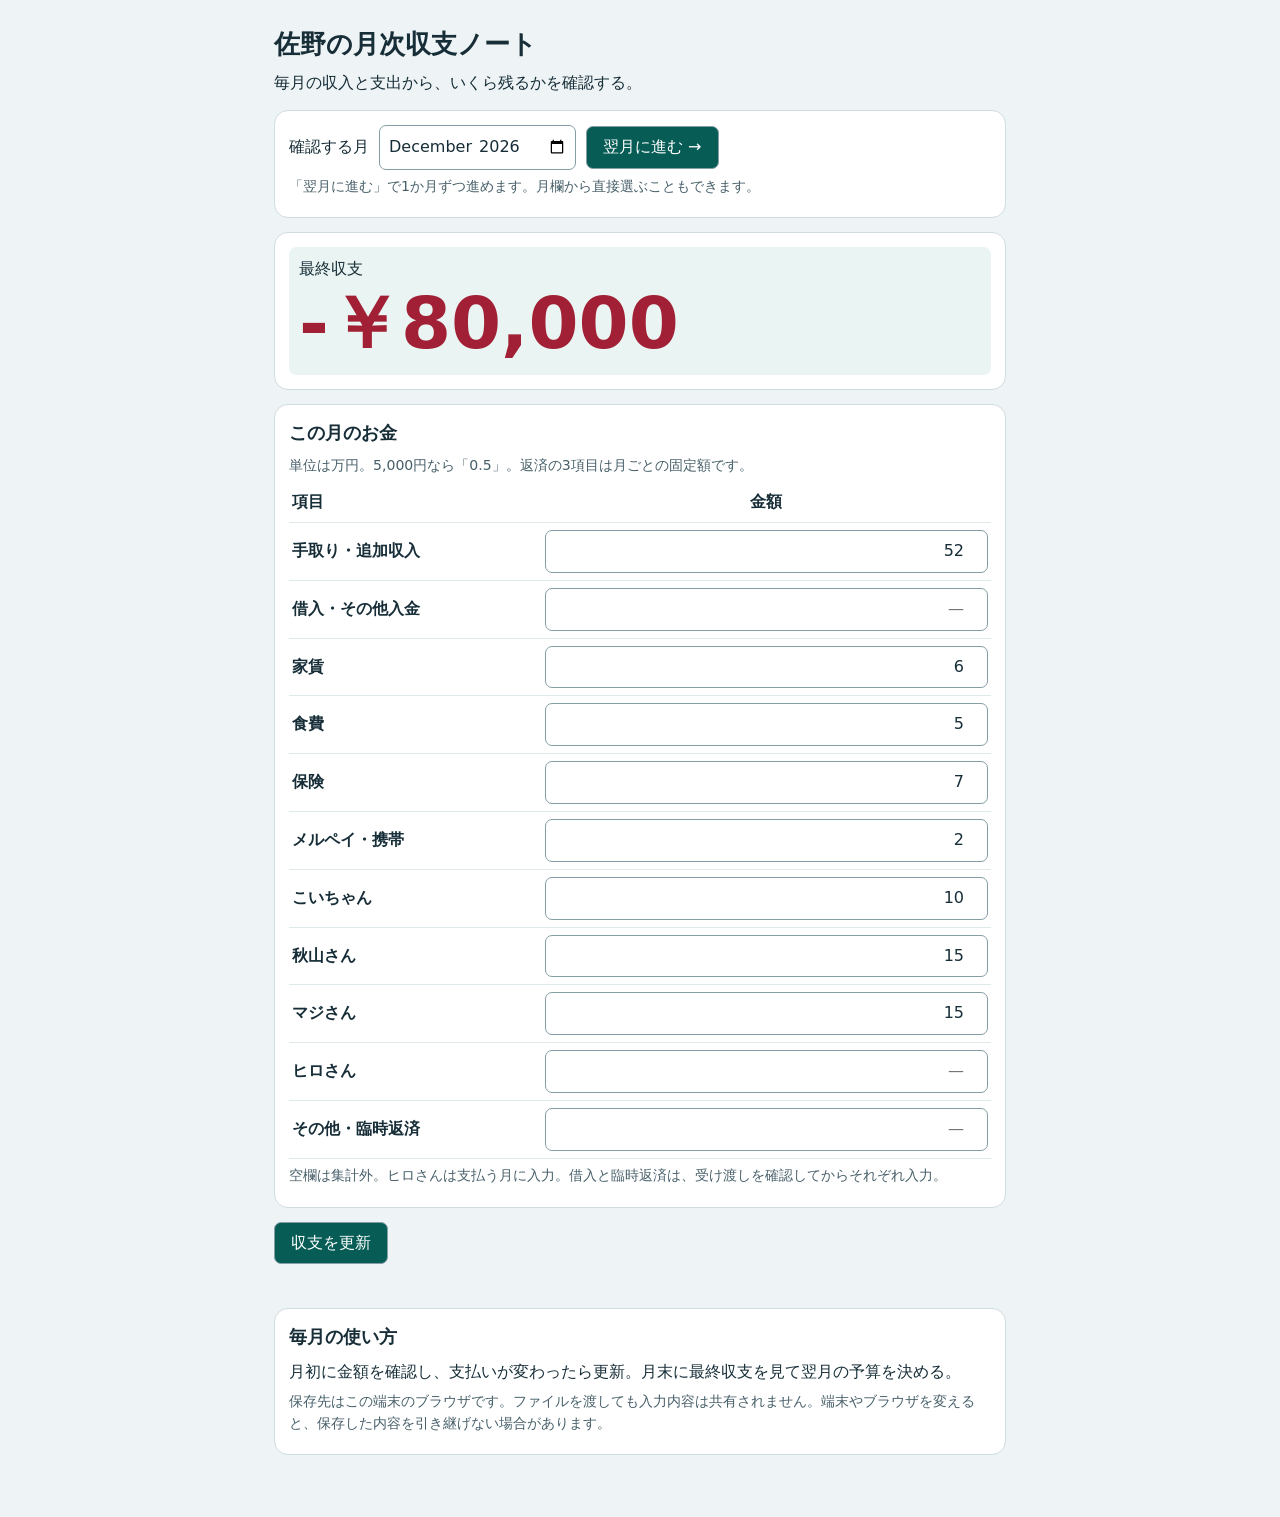
<file: monthly-budget/index.html>
<!doctype html>
<html lang="ja">
<head>
<meta charset="utf-8">
<meta name="viewport" content="width=device-width, initial-scale=1">
<title>佐野の月次収支ノート</title>
<style>
* { box-sizing: border-box; }
body { margin: 0; background: #eef3f5; color: #172e38; font: 16px/1.55 system-ui, sans-serif; }
main { max-width: 760px; margin: auto; padding: 24px 14px 48px; }
h1 { font-size: 1.65rem; margin: 0; }
h2 { font-size: 1.15rem; margin: 0 0 8px; }
p { margin: 6px 0; }
section { background: white; border: 1px solid #cfdce0; border-radius: 14px; padding: 14px; margin: 14px 0; }
.toolbar, .totals { display: flex; flex-wrap: wrap; gap: 10px; align-items: center; }
.totals > div { flex: 1 1 140px; background: #eaf4f2; padding: 10px; border-radius: 8px; }
output { display: block; font-size: 1.35rem; font-weight: bold; }
.totals #planned { font-size: clamp(2.6rem, 10vw, 4.5rem); line-height: 1.15; }
.loss { color: #a12035; }
.muted { color: #48606a; font-size: .88rem; }
input, button { font: inherit; color: inherit; padding: 8px; border: 1px solid #859da5; border-radius: 7px; }
button { background: #075d56; color: white; padding-inline: 16px; cursor: pointer; }
table { width: 100%; table-layout: fixed; border-collapse: collapse; }
th, td { border-bottom: 1px solid #e0e9ec; padding: 7px 3px; }
th:first-child { width: 36%; text-align: left; }
td input { width: 100%; text-align: right; }
#status { min-height: 1.5em; }
</style>
</head>
<body>
<main>
  <h1>佐野の月次収支ノート</h1>
  <p>毎月の収入と支出から、いくら残るかを確認する。</p>
  <section>
    <div class="toolbar">
      <label for="month">確認する月</label>
      <input id="month" type="month" required>
      <button id="nextMonth" type="button">翌月に進む →</button>
    </div>
    <p class="muted">「翌月に進む」で1か月ずつ進めます。月欄から直接選ぶこともできます。</p>
  </section>
  <section class="totals" aria-label="収支の集計" aria-live="polite">
    <div>最終収支<output id="planned"></output></div>
  </section>
  <p id="beforeStart" hidden>収支の記録は2026年12月からです。</p>
  <form id="budget">
    <section>
      <h2>この月のお金</h2>
      <p class="muted">単位は万円。5,000円なら「0.5」。返済の3項目は月ごとの固定額です。</p>
      <table>
        <thead><tr><th scope="col">項目</th><th scope="col">金額</th></tr></thead>
        <tbody id="entries"></tbody>
      </table>
      <p class="muted">空欄は集計外。ヒロさんは支払う月に入力。借入と臨時返済は、受け渡しを確認してからそれぞれ入力。</p>
    </section>
    <button type="submit">収支を更新</button>
    <p id="status" role="status"></p>
  </form>
  <section>
    <h2>毎月の使い方</h2>
    <p>月初に金額を確認し、支払いが変わったら更新。月末に最終収支を見て翌月の予算を決める。</p>
    <p class="muted">保存先はこの端末のブラウザです。ファイルを渡しても入力内容は共有されません。端末やブラウザを変えると、保存した内容を引き継げない場合があります。</p>
  </section>
</main>
<script>
const items = [
  ['income', '手取り・追加収入', 1],
  ['borrowing', '借入・その他入金', 1],
  ['rent', '家賃', -1],
  ['food', '食費', -1],
  ['insurance', '保険', -1],
  ['mobile', 'メルペイ・携帯', -1],
  ['koi', 'こいちゃん', -1],
  ['akiyama', '秋山さん', -1],
  ['maji', 'マジさん', -1],
  ['hiro', 'ヒロさん', -1],
  ['other', 'その他・臨時返済', -1],
];
const month = document.getElementById('month');
const status = document.getElementById('status');
const form = document.getElementById('budget');
const drafts = new Map();
const storageKey = 'sano-monthly-budget-v2:';
const today = new Intl.DateTimeFormat('sv-SE', { timeZone: 'Asia/Tokyo', year: 'numeric', month: '2-digit' });
let displayedMonth = '';
const fixed = new Set(['koi', 'akiyama', 'maji']);
const fields = items.map(([key, label, direction]) => {
  const row = document.getElementById('entries').insertRow();
  row.innerHTML = `<th scope="row">${label}</th>
    <td><input aria-label="${label}" type="number" min="0" step="0.0001" placeholder="—" ${fixed.has(key) ? "readonly" : ""}></td>`;
  return { key, direction, input: row.querySelector("input") };
});

function initialPlan(date) {
  if (date < '2026-12') return {};
  let koi = 10;
  if (date >= '2027-02') koi = 15;
  if (date >= '2027-04') koi = 23;
  if (date === '2027-09') koi = 10;
  if (date >= '2027-10') koi = 0;
  return {
    income: 52, rent: 6, food: 5, insurance: 7, mobile: 2,
    koi,
    akiyama: date >= '2026-12' && date <= '2027-01' ? 15 : 0,
    maji: date >= '2026-12' && date <= '2027-03' ? 15 : 0,
  };
}

function readInputs() {
  return fields.map(({ input }) => input.value);
}

function renderTotal(id, yen) {
  const output = document.getElementById(id);
  output.textContent = yen === null ? '—' : new Intl.NumberFormat('ja-JP', {
    signDisplay: 'exceptZero', style: 'currency', currency: 'JPY',
  }).format(yen);
  output.classList.toggle('loss', yen < 0);
}

function calculate() {
  const net = fields.reduce((total, { direction, input }) =>
    total + direction * Math.round(Number(input.value) * 10000), 0);
  const hasEntries = fields.some(({ input }) => input.value !== '');
  renderTotal("planned", hasEntries ? net : null);
}

function openMonth(date) {
  displayedMonth = date;
  const beforeStart = date < '2026-12';
  form.hidden = beforeStart;
  document.getElementById('beforeStart').hidden = !beforeStart;
  if (beforeStart) {
    fields.forEach(({ input }) => { input.value = ''; });
    status.textContent = '';
    renderTotal('planned', null);
    return;
  }
  let values = drafts.get(date);
  if (!values) {
    try { values = JSON.parse(localStorage.getItem(storageKey + date)); }
    catch { values = null; }
  }
  const initial = initialPlan(date);
  fields.forEach(({ key, input }, index) => {
    input.value = fixed.has(key) ? (initial[key] ?? '') : (values?.[index] ?? initial[key] ?? "");
  });
  status.textContent = '';
  calculate();
}

month.addEventListener('change', () => {
  if (month.value) openMonth(month.value);
  else month.value = displayedMonth;
});
document.getElementById('nextMonth').addEventListener('click', () => {
  const [year, current] = displayedMonth.split('-').map(Number);
  const nextYear = current === 12 ? year + 1 : year;
  const nextMonth = current === 12 ? 1 : current + 1;
  month.value = `${nextYear}-${String(nextMonth).padStart(2, '0')}`;
  openMonth(month.value);
});
form.addEventListener('input', () => {
  drafts.set(displayedMonth, readInputs());
  status.textContent = '「収支を更新」を押すと反映されます。';
});
form.addEventListener('submit', event => {
  event.preventDefault();
  if (form.hidden) return;
  calculate();
  try {
    localStorage.setItem(storageKey + displayedMonth, JSON.stringify(readInputs()));
    status.textContent = '収支を更新し、この月の入力を保存しました。';
  } catch {
    status.textContent = 'ブラウザに保存できませんでした。画面を閉じる前に入力内容を控えてください。';
  }
});
month.value = today.format(new Date());
openMonth(month.value);
</script>
</body>
</html>
</file>
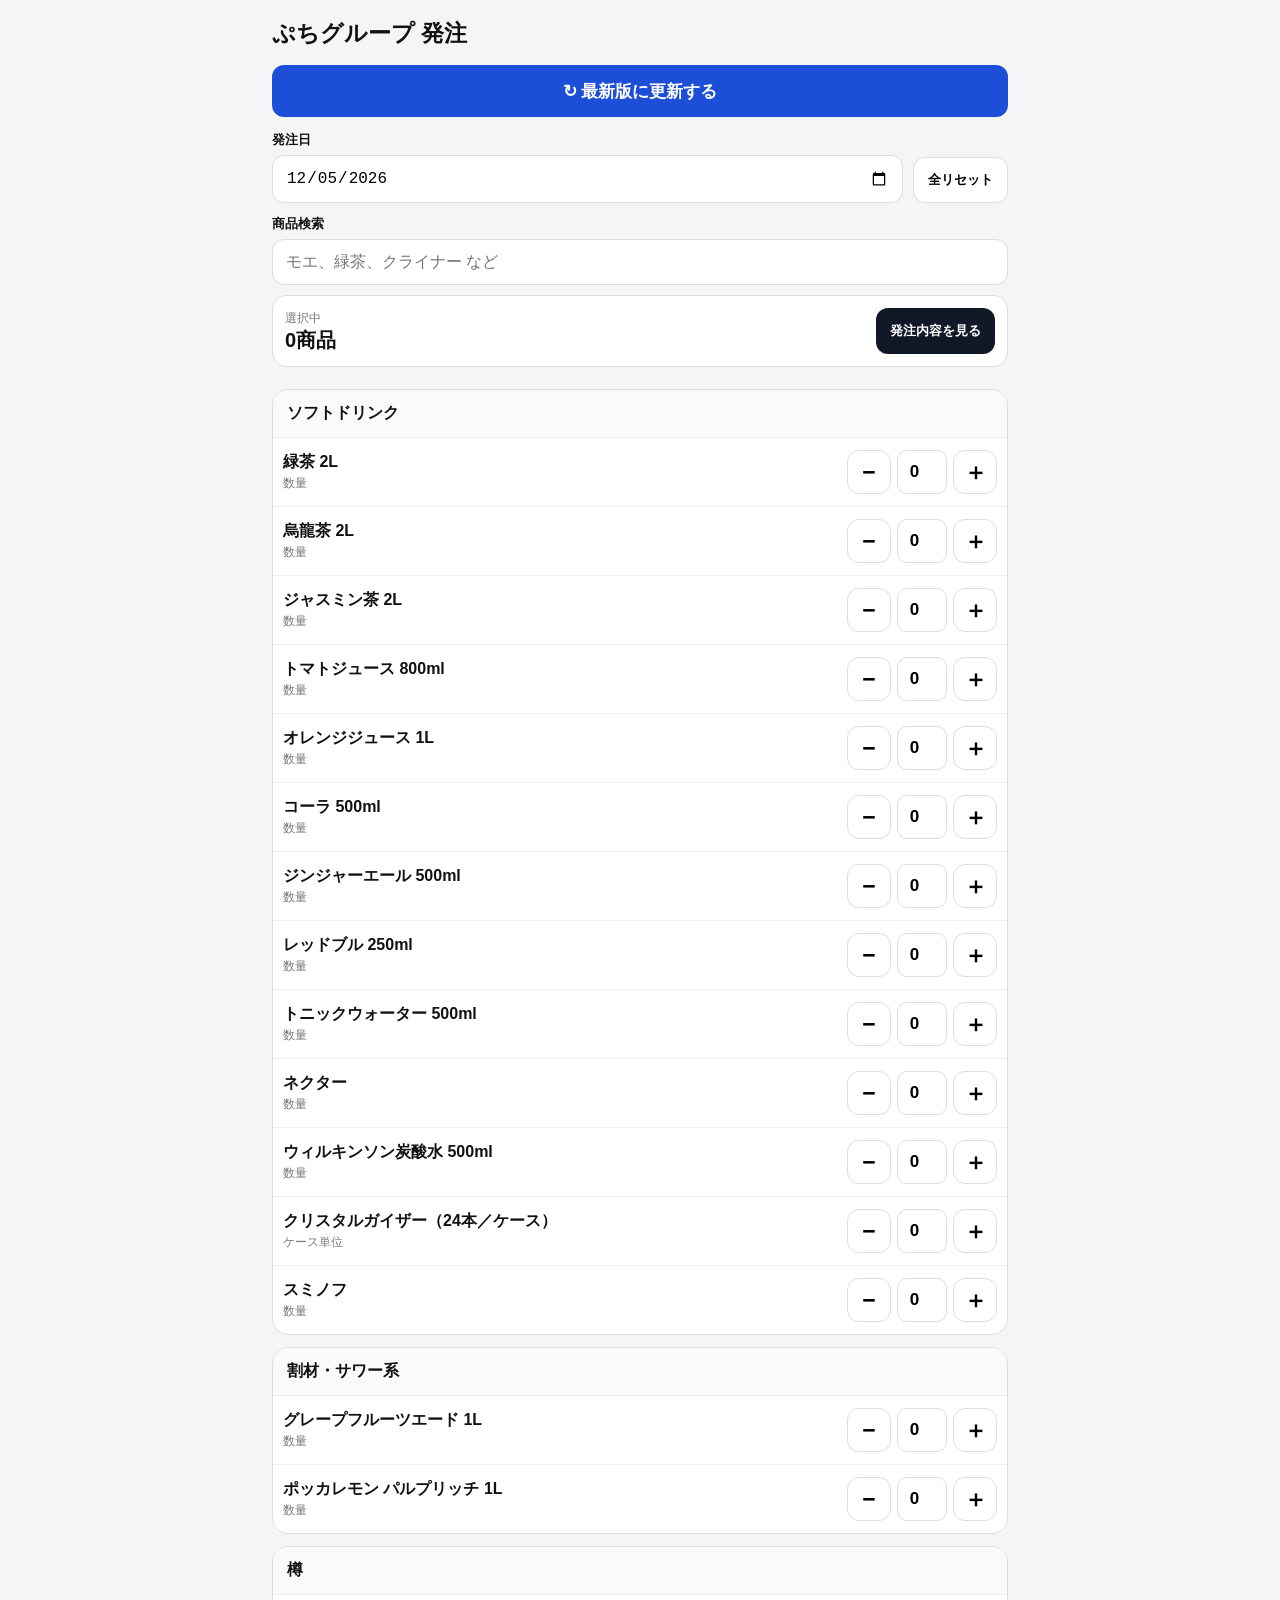
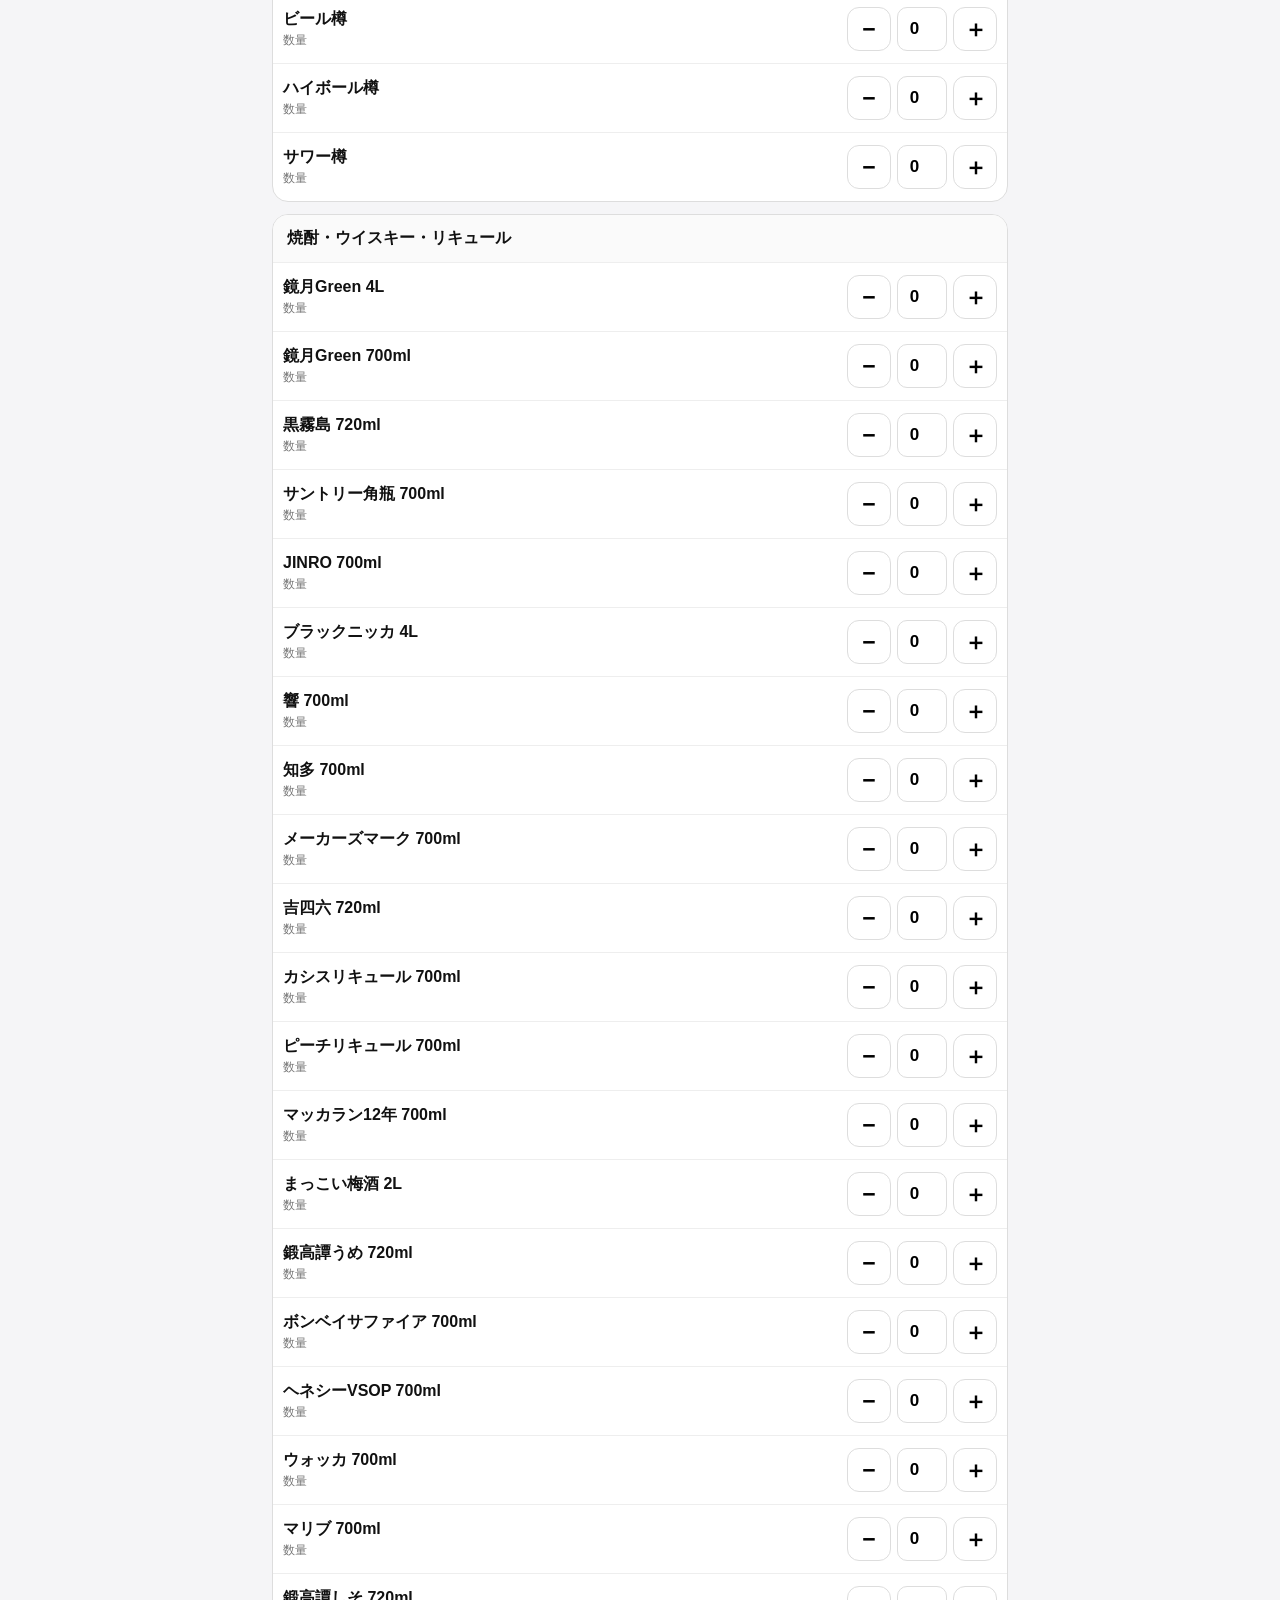
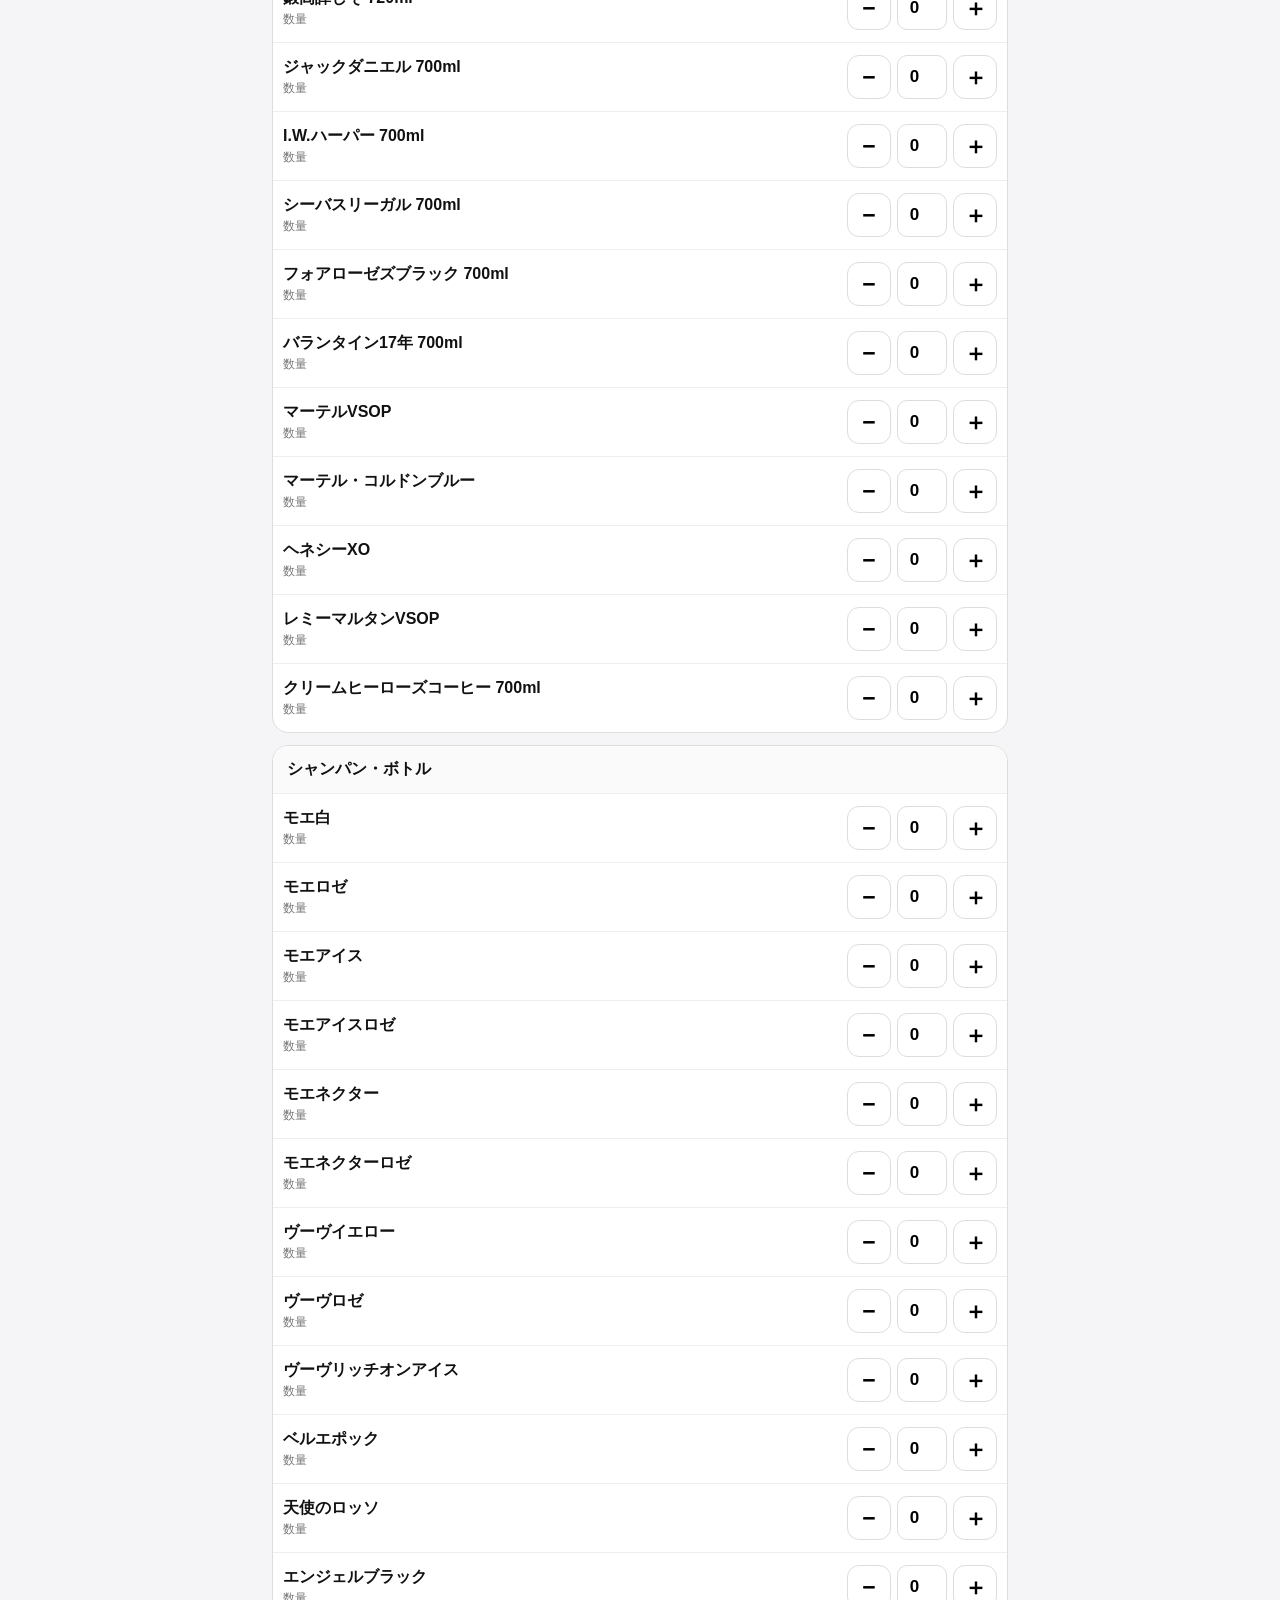
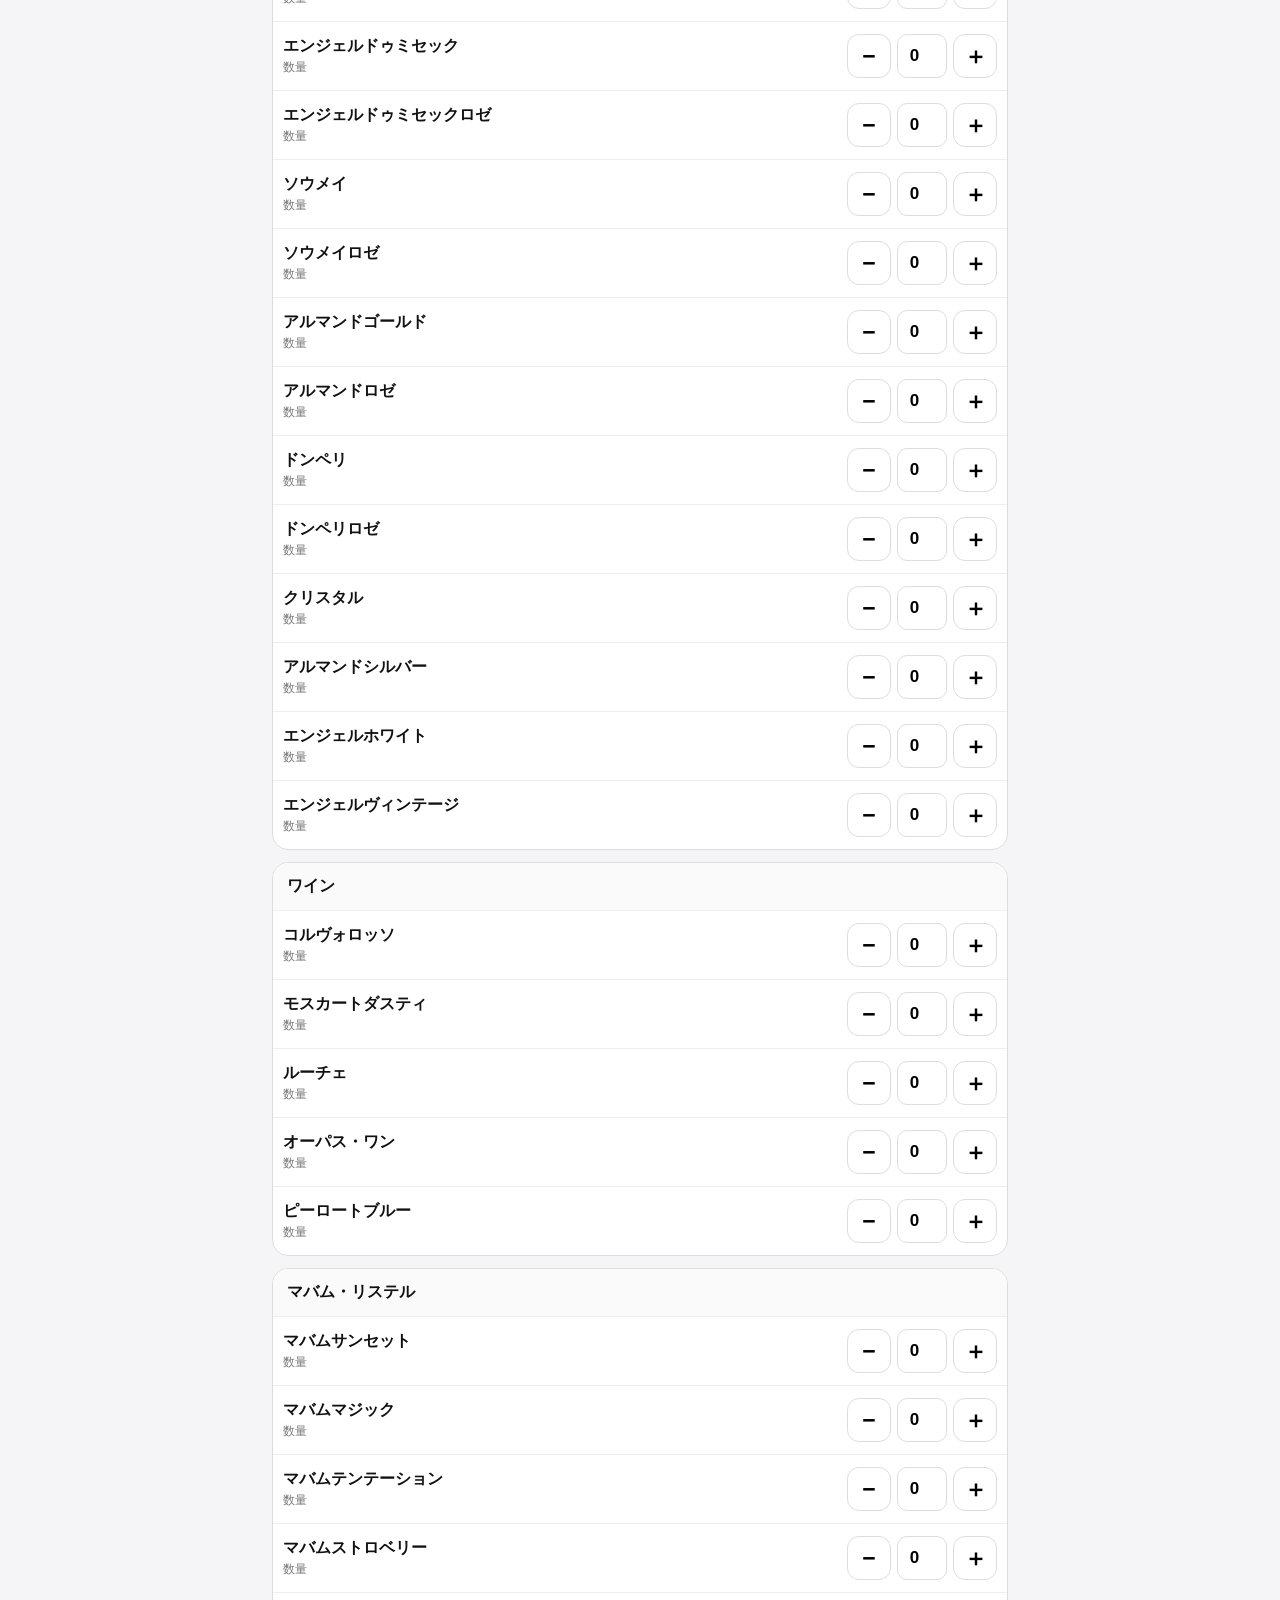
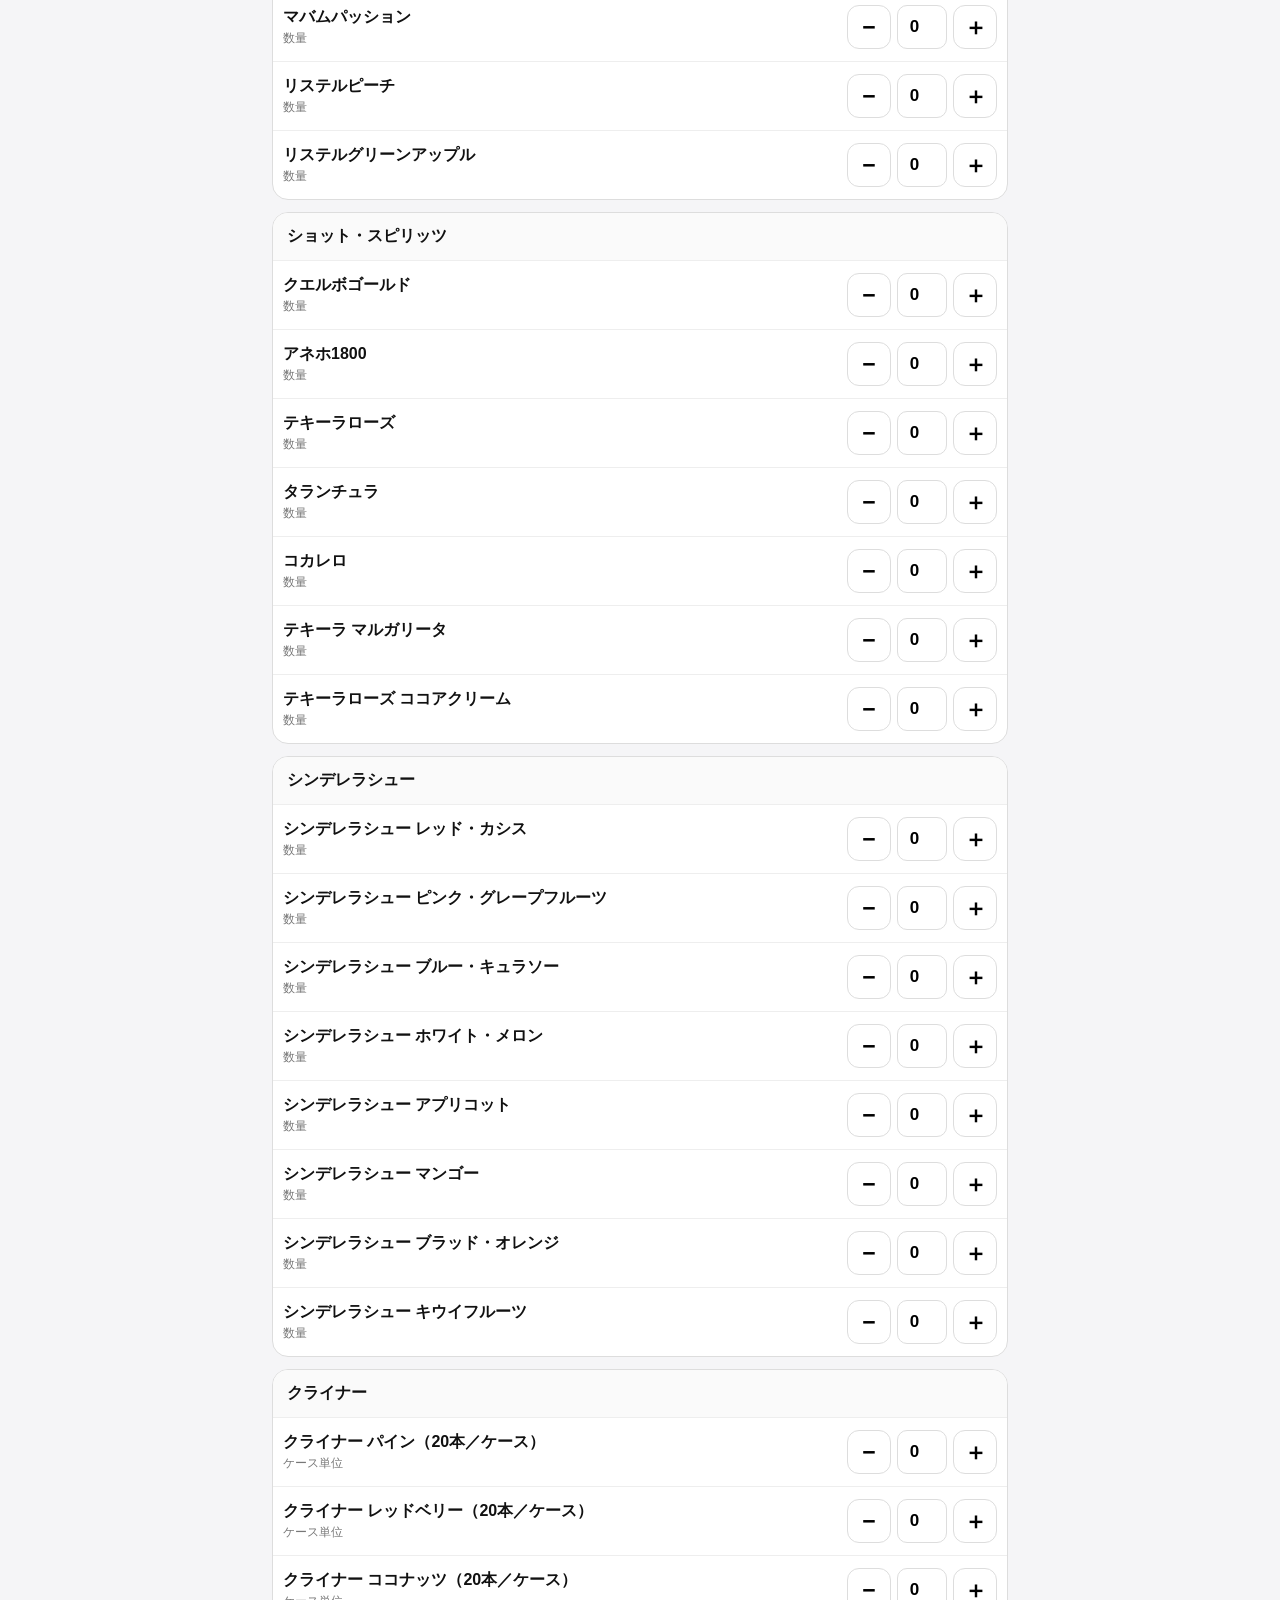
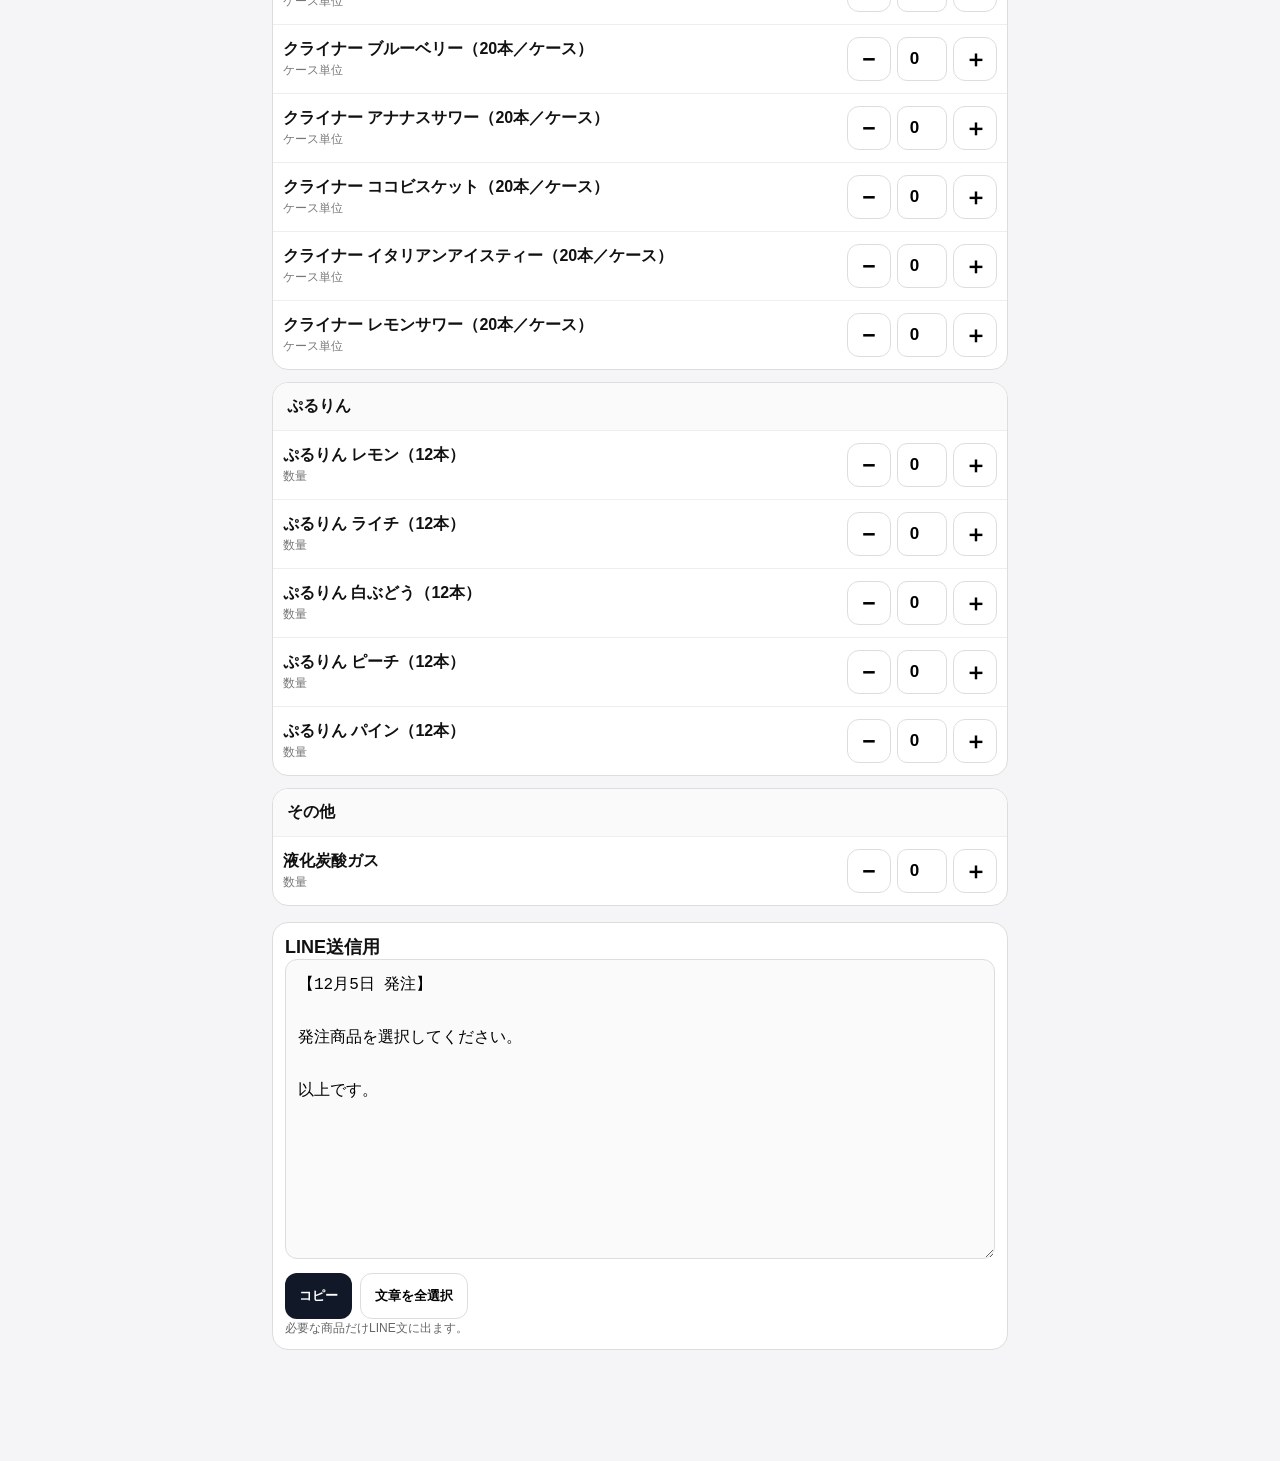
<file: order/index.html>
<!doctype html>
<html lang="ja"><head><meta charset="utf-8"><meta name="viewport" content="width=device-width,initial-scale=1,viewport-fit=cover"><meta name="theme-color" content="#111827"><meta name="apple-mobile-web-app-capable" content="yes"><meta name="apple-mobile-web-app-title" content="発注"><title>ぷちグループ 発注ツール</title><style>*{box-sizing:border-box}body{margin:0;background:#f5f5f7;color:#111;font-family:-apple-system,BlinkMacSystemFont,"Hiragino Sans","Yu Gothic",sans-serif}.wrap{max-width:760px;margin:auto;padding:14px 12px 110px}h1{font-size:23px;margin:4px 0 16px}label{font-weight:700;font-size:13px;display:block;margin-bottom:6px}input[type=date],input[type=search]{width:100%;font-size:16px;padding:13px;border:1px solid #ddd;border-radius:12px;background:#fff}.top{display:grid;grid-template-columns:1fr auto;gap:10px;align-items:end}button{touch-action:manipulation}.reset,.sub{min-height:46px;padding:0 14px;border:1px solid #ddd;background:#fff;border-radius:12px;font-weight:700}.search{margin-top:12px}.sticky{position:sticky;top:0;z-index:5;background:rgba(245,245,247,.96);padding:10px 0}.sum{display:flex;justify-content:space-between;align-items:center;background:#fff;border:1px solid #ddd;border-radius:14px;padding:12px}.sum b{font-size:20px}.primary{min-height:46px;border:0;border-radius:12px;background:#111827;color:#fff;padding:0 14px;font-weight:800}.cat{background:#fff;border:1px solid #ddd;border-radius:16px;overflow:hidden;margin:12px 0}.chead{font-weight:800;padding:13px 14px;background:#fafafa}.row{display:grid;grid-template-columns:minmax(0,1fr) auto;gap:10px;align-items:center;padding:12px 10px;border-top:1px solid #eee}.name{font-weight:700;line-height:1.3;word-break:break-word}.unit{font-size:12px;color:#777;margin-top:3px}.controls{display:flex;align-items:center;gap:6px}.step{width:44px;height:44px;border:1px solid #ddd;border-radius:12px;background:#fff;font-size:23px;font-weight:800}.step.plus.on{background:#111827;color:#fff}.qty{width:50px;height:44px;text-align:center;font-size:17px;font-weight:800;border:1px solid #ddd;border-radius:10px;background:#fff;padding:0 2px}.out{background:#fff;border:1px solid #ddd;border-radius:16px;padding:12px;margin-top:16px}textarea{width:100%;min-height:300px;font-size:16px;line-height:1.65;padding:12px;border:1px solid #ddd;border-radius:12px;background:#fafafa}.actions{display:flex;gap:8px;margin-top:10px;flex-wrap:wrap}.note{font-size:12px;color:#666;line-height:1.5}@media(max-width:390px){.wrap{padding-left:8px;padding-right:8px}.row{padding-left:8px;padding-right:8px}.step{width:42px;height:42px}.qty{width:44px}}</style></head><body><div class="wrap"><h1>ぷちグループ 発注</h1><button id="refresh" type="button" style="display:block;width:100%;min-height:52px;margin:0 0 14px;background:#1d4ed8;color:white;border:0;border-radius:12px;font-size:17px;font-weight:800">↻ 最新版に更新する</button><div class="top"><div><label for="date">発注日</label><input id="date" type="date"></div><button class="reset" id="reset" type="button">全リセット</button></div><div class="search"><label for="search">商品検索</label><input id="search" type="search" placeholder="モエ、緑茶、クライナー など"></div><div class="sticky"><div class="sum"><div><span style="font-size:12px;color:#777">選択中</span><br><b><span id="count">0</span>商品</b></div><button class="primary" id="jump" type="button">発注内容を見る</button></div></div><div id="productList"></div><div class="out" id="outbox"><b style="font-size:18px">LINE送信用</b><textarea id="out" readonly></textarea><div class="actions"><button class="primary" id="copy" type="button">コピー</button><button class="sub" id="select" type="button">文章を全選択</button></div><div class="note" id="msg">必要な商品だけLINE文に出ます。</div></div></div><script>
const DATA=[["ソフトドリンク",[["緑茶 2L","本"],["烏龍茶 2L","本"],["ジャスミン茶 2L","本"],["トマトジュース 800ml","本"],["オレンジジュース 1L","本"],["コーラ 500ml","本"],["ジンジャーエール 500ml","本"],["レッドブル 250ml","本"],["トニックウォーター 500ml","本"],["ネクター","本"],["ウィルキンソン炭酸水 500ml","本"],["クリスタルガイザー（24本／ケース）","ケース"],["スミノフ","本"]]],["割材・サワー系",[["グレープフルーツエード 1L","本"],["ポッカレモン パルプリッチ 1L","本"]]],["樽",[["ビール樽","本"],["ハイボール樽","本"],["サワー樽","本"]]],["焼酎・ウイスキー・リキュール",[["鏡月Green 4L","本"],["鏡月Green 700ml","本"],["黒霧島 720ml","本"],["サントリー角瓶 700ml","本"],["JINRO 700ml","本"],["ブラックニッカ 4L","本"],["響 700ml","本"],["知多 700ml","本"],["メーカーズマーク 700ml","本"],["吉四六 720ml","本"],["カシスリキュール 700ml","本"],["ピーチリキュール 700ml","本"],["マッカラン12年 700ml","本"],["まっこい梅酒 2L","本"],["鍛高譚うめ 720ml","本"],["ボンベイサファイア 700ml","本"],["ヘネシーVSOP 700ml","本"],["ウォッカ 700ml","本"],["マリブ 700ml","本"],["鍛高譚しそ 720ml","本"],["ジャックダニエル 700ml","本"],["I.W.ハーパー 700ml","本"],["シーバスリーガル 700ml","本"],["フォアローゼズブラック 700ml","本"],["バランタイン17年 700ml","本"],["マーテルVSOP","本"],["マーテル・コルドンブルー","本"],["ヘネシーXO","本"],["レミーマルタンVSOP","本"],["クリームヒーローズコーヒー 700ml","本"]]],["シャンパン・ボトル",[["モエ白","本"],["モエロゼ","本"],["モエアイス","本"],["モエアイスロゼ","本"],["モエネクター","本"],["モエネクターロゼ","本"],["ヴーヴイエロー","本"],["ヴーヴロゼ","本"],["ヴーヴリッチオンアイス","本"],["ベルエポック","本"],["天使のロッソ","本"],["エンジェルブラック","本"],["エンジェルドゥミセック","本"],["エンジェルドゥミセックロゼ","本"],["ソウメイ","本"],["ソウメイロゼ","本"],["アルマンドゴールド","本"],["アルマンドロゼ","本"],["ドンペリ","本"],["ドンペリロゼ","本"],["クリスタル","本"],["アルマンドシルバー","本"],["エンジェルホワイト","本"],["エンジェルヴィンテージ","本"]]],["ワイン",[["コルヴォロッソ","本"],["モスカートダスティ","本"],["ルーチェ","本"],["オーパス・ワン","本"],["ピーロートブルー","本"]]],["マバム・リステル",[["マバムサンセット","本"],["マバムマジック","本"],["マバムテンテーション","本"],["マバムストロベリー","本"],["マバムパッション","本"],["リステルピーチ","本"],["リステルグリーンアップル","本"]]],["ショット・スピリッツ",[["クエルボゴールド","本"],["アネホ1800","本"],["テキーラローズ","本"],["タランチュラ","本"],["コカレロ","本"],["テキーラ マルガリータ","本"],["テキーラローズ ココアクリーム","本"]]],["シンデレラシュー",[["シンデレラシュー レッド・カシス","本"],["シンデレラシュー ピンク・グレープフルーツ","本"],["シンデレラシュー ブルー・キュラソー","本"],["シンデレラシュー ホワイト・メロン","本"],["シンデレラシュー アプリコット","本"],["シンデレラシュー マンゴー","本"],["シンデレラシュー ブラッド・オレンジ","本"],["シンデレラシュー キウイフルーツ","本"]]],["クライナー",[["クライナー パイン（20本／ケース）","ケース"],["クライナー レッドベリー（20本／ケース）","ケース"],["クライナー ココナッツ（20本／ケース）","ケース"],["クライナー ブルーベリー（20本／ケース）","ケース"],["クライナー アナナスサワー（20本／ケース）","ケース"],["クライナー ココビスケット（20本／ケース）","ケース"],["クライナー イタリアンアイスティー（20本／ケース）","ケース"],["クライナー レモンサワー（20本／ケース）","ケース"]]],["ぷるりん",[["ぷるりん レモン（12本）","セット"],["ぷるりん ライチ（12本）","セット"],["ぷるりん 白ぶどう（12本）","セット"],["ぷるりん ピーチ（12本）","セット"],["ぷるりん パイン（12本）","セット"]]],["その他",[["液化炭酸ガス","本"]]]];
const state=new Map(),list=document.getElementById('productList'),search=document.getElementById('search'),date=document.getElementById('date'),count=document.getElementById('count'),out=document.getElementById('out'),msg=document.getElementById('msg');const k=(c,n)=>c+'||'+n,get=(c,n)=>state.get(k(c,n))||0;function esc(s){return String(s).replace(/[&<>"']/g,m=>({'&':'&amp;','<':'&lt;','>':'&gt;','"':'&quot',"'":'&#39;'}[m]))}function today(){const d=new Date();return d.getFullYear()+'-'+String(d.getMonth()+1).padStart(2,'0')+'-'+String(d.getDate()).padStart(2,'0')}date.value=today();function render(){const q=search.value.trim().toLowerCase();list.innerHTML='';let selected=0;DATA.forEach(([cat,items])=>{const f=items.filter(([n])=>!q||n.toLowerCase().includes(q)||cat.toLowerCase().includes(q));if(!f.length)return;const sec=document.createElement('section');sec.className='cat';sec.innerHTML='<div class="chead">'+esc(cat)+'</div>';f.forEach(([name,unit])=>{const v=get(cat,name);if(v>0)selected++;const row=document.createElement('div');row.className='row';row.dataset.cat=cat;row.dataset.name=name;row.dataset.unit=unit;row.innerHTML='<div><div class="name">'+esc(name)+'</div><div class="unit">'+(unit==='ケース'?'ケース単位':'数量')+'</div></div><div class="controls"><button class="step minus" type="button">−</button><input class="qty" type="number" inputmode="numeric" min="0" max="99" value="'+v+'"><button class="step plus'+(v>0?' on':'')+'" type="button">＋</button></div>';sec.appendChild(row)});list.appendChild(sec)});count.textContent=selected}function setQty(cat,name,v){v=Math.max(0,Math.min(99,Number(v)||0));v===0?state.delete(k(cat,name)):state.set(k(cat,name),v);render();makeOut()}function fmt(v){if(!v)return'日付未指定';const p=v.split('-');return Number(p[1])+'月'+Number(p[2])+'日'}function makeOut(){const lines=['【'+fmt(date.value)+' 発注】',''];let any=false;DATA.forEach(([cat,items])=>{const chosen=items.filter(([name])=>get(cat,name)>0);if(!chosen.length)return;any=true;lines.push('■'+cat);chosen.forEach(([name,unit])=>lines.push(name+' ×'+get(cat,name)+(unit==='ケース'?'ケース':'')));lines.push('')});if(!any)lines.push('発注商品を選択してください。','');lines.push('以上です。');out.value=lines.join('\n')}list.addEventListener('click',e=>{const btn=e.target.closest('button');if(!btn)return;const row=btn.closest('.row');if(!row)return;const cat=row.dataset.cat,name=row.dataset.name,current=get(cat,name);if(btn.classList.contains('plus'))setQty(cat,name,current+1);if(btn.classList.contains('minus'))setQty(cat,name,current-1)});list.addEventListener('change',e=>{if(!e.target.classList.contains('qty'))return;const row=e.target.closest('.row');setQty(row.dataset.cat,row.dataset.name,e.target.value)});search.addEventListener('input',render);date.addEventListener('change',makeOut);document.getElementById('refresh').addEventListener('click',()=>{if(state.size>0&&!confirm('入力中の発注数量が消えます。最新版に更新しますか？'))return;const url=new URL(location.href);url.searchParams.set('v',Date.now().toString());location.replace(url.toString())});document.getElementById('reset').addEventListener('click',()=>{state.clear();search.value='';render();makeOut()});document.getElementById('jump').addEventListener('click',()=>document.getElementById('outbox').scrollIntoView({behavior:'smooth',block:'start'}));document.getElementById('select').addEventListener('click',()=>{out.focus();out.select();out.setSelectionRange(0,out.value.length)});document.getElementById('copy').addEventListener('click',async()=>{try{await navigator.clipboard.writeText(out.value);msg.textContent='コピーしました。LINEに貼り付けてください。'}catch(e){out.focus();out.select();out.setSelectionRange(0,out.value.length);msg.textContent='文章を選択しました。スマホの「コピー」を押してください。'}});render();makeOut();
</script></body></html>
</file>
